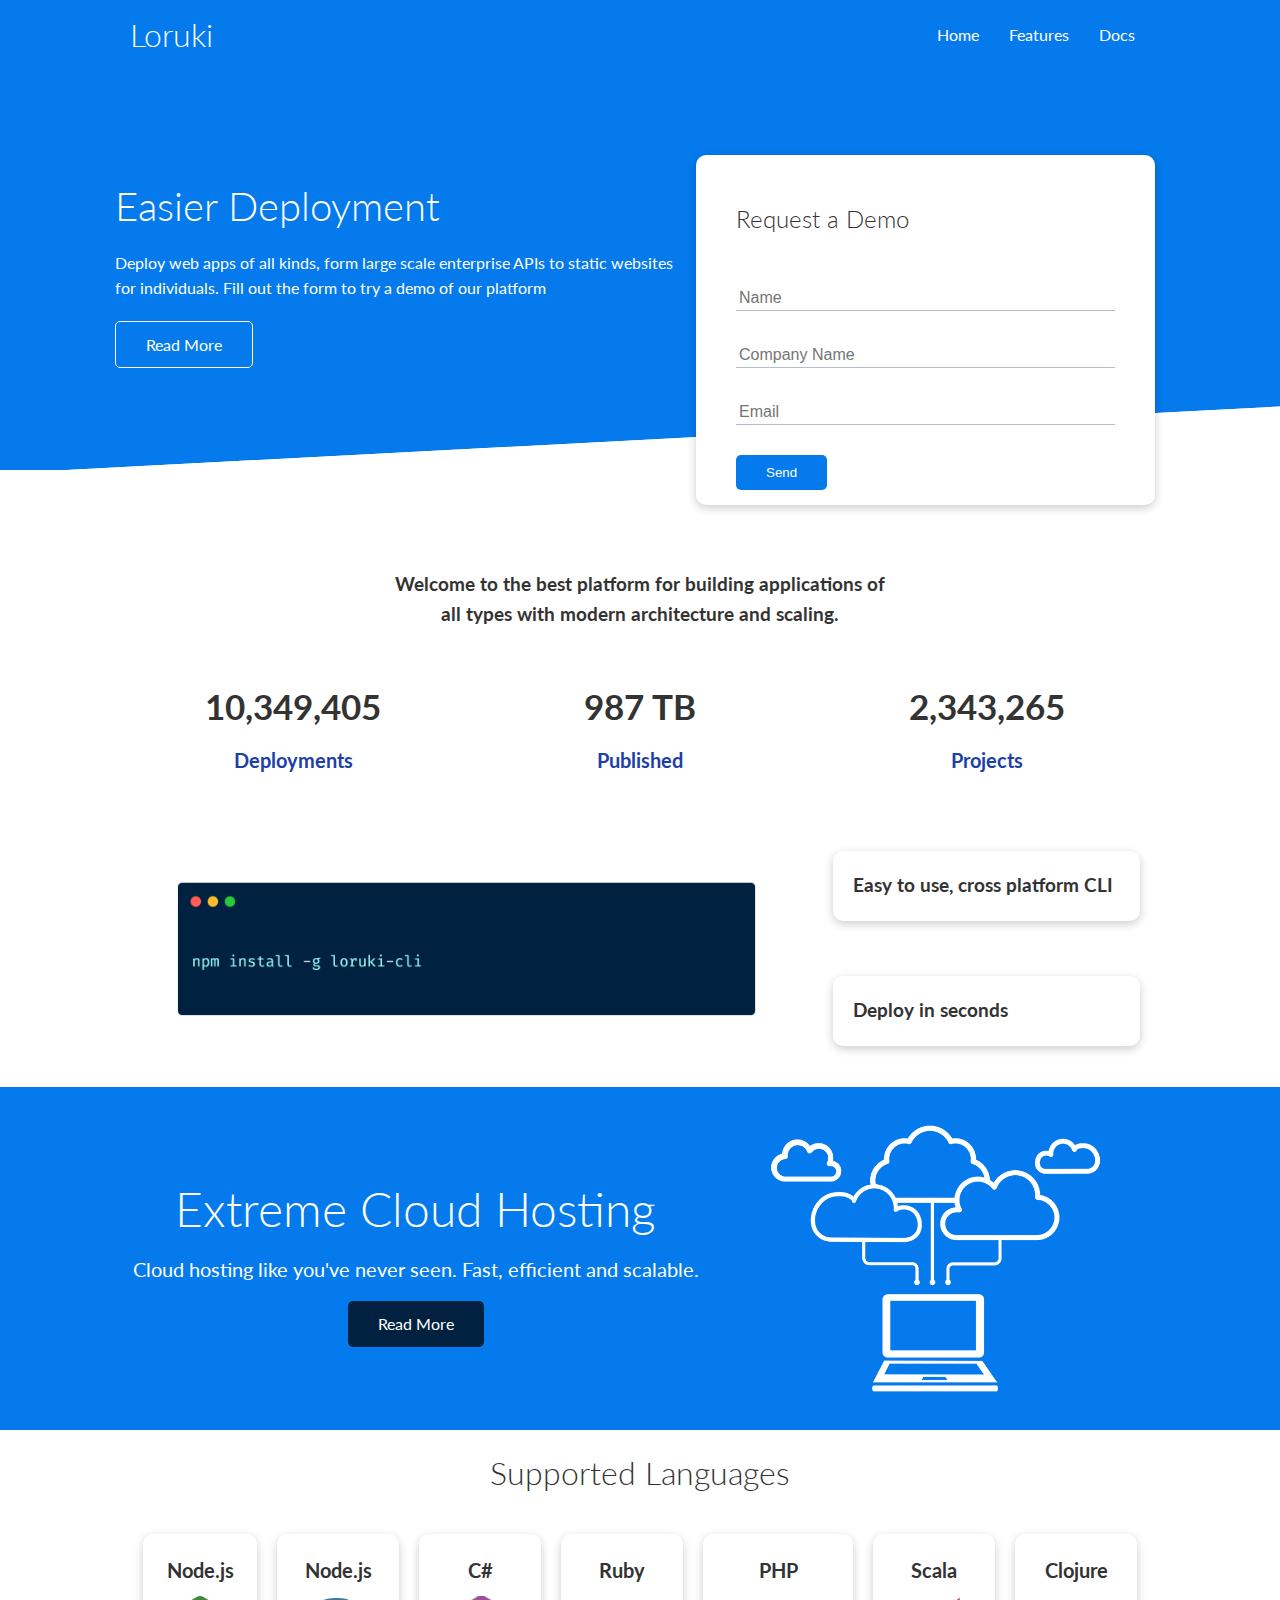
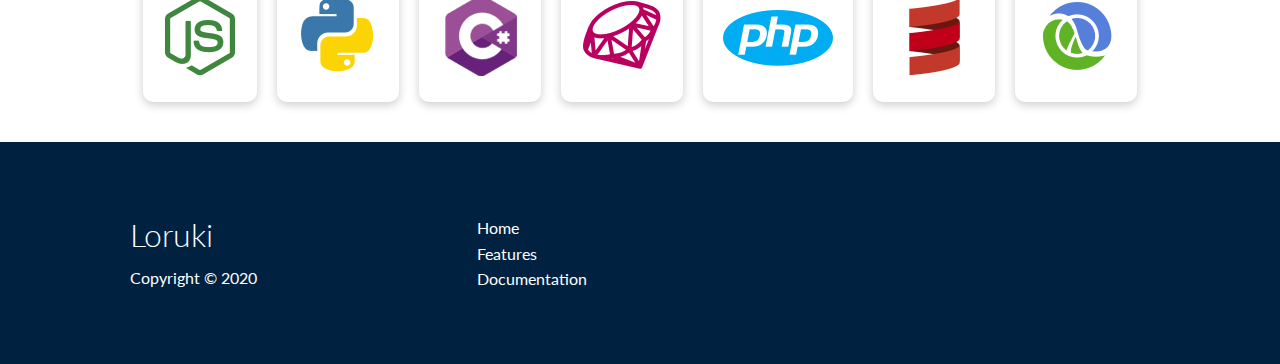
<file: index.html>
<!DOCTYPE html>
<html lang="en">
<head>
  <meta charset="UTF-8">
  <meta name="viewport" content="width=device-width, initial-scale=1.0">
  <link rel="stylesheet" href="css/utilities.css">
  <link rel="stylesheet" href="css/style.css">
  <link rel="stylesheet" href="https://cdnjs.cloudflare.com/ajax/libs/font-awesome/5.15.1/css/all.min.css" integrity="sha512-+4zCK9k+qNFUR5X+cKL9EIR+ZOhtIloNl9GIKS57V1MyNsYpYcUrUeQc9vNfzsWfV28IaLL3i96P9sdNyeRssA==" crossorigin="anonymous" />
  <title>Loruki | Cloud Hosting For Everyone</title>
</head>
<body>
  <div class="navbar">
    <div class="container flex">
      <h1 class="logo">
        Loruki
      </h1>
      <nav>
        <ul>
          <li><a href="index.html">Home</a></li>
          <li><a href="features.html">Features</a></li>
          <li><a href="docs.html">Docs</a></li>
        </ul>
      </nav>
    </div>
  </div>

  <section class="showcase">
    <div class="container grid">
      <div class="showcase-text">
        <h1>Easier Deployment</h1>
        <p>Deploy web apps of all kinds, form large scale enterprise APIs to static websites for individuals. Fill out the form to try a demo of our platform</p>
        <a href="features.html" class="btn btn-outline">Read More</a>
      </div>

      <div class="showcase-form card">
        <h2>Request a Demo</h2>
        <form name="contact" method="POST" netlify-honeypot="bot-field" data-netlify="true">
          <input type="hidden" name="form-name" value="contact">
          <p class="hidden">
            <label>Don’t fill this out if you’re human: <input name="bot-field" /></label>
          </p>
          <div class="form-control">
            <input type="text" name="name" placeholder="Name" required>
          </div>  
          <div class="form-control">
            <input type="text" name="company" placeholder="Company Name" required>
          </div>
          <div class="form-control">
            <input type="text" name="email" placeholder="Email" required>
          </div>
          <input type="submit" value="Send" class="btn btn-primary">
        </form>

    </div>
  </section>

  <!-- Stats -->
  <section class="stats">
    <div class="container">
      <h3 class="stats-heading text-center my-1">
        Welcome to the best platform for building applications of all types with modern architecture and scaling.
      </h3>

      <div class="grid grid-3 text-center my-4">
        <div>
          <i class="fas fa-server fa-3x"></i>
          <h3>10,349,405</h3>
          <p class="text-secondary">Deployments</p>
        </div>
        <div>
          <i class="fas fa-upload fa-3x"></i>
          <h3>987 TB</h3>
          <p class="text-secondary">Published</p>
        </div>
        <div>
          <i class="fas fa-project-diagram fa-3x"></i>
          <h3>2,343,265</h3>
          <p class="text-secondary">Projects</p>
        </div>
      </div>
    </div>
  </section>

  <!-- CLI -->
  <section class="cli">
    <div class="container grid">
      <img src="images/cli.png" alt="ccli">
      <div class="card">
        <h3>Easy to use, cross platform CLI</h3>
      </div>
      <div class="card">
        <h3>Deploy in seconds</h3>
      </div>
    </div>
  </section>

  <!-- Cloud -->
  <section class="cloud bg-primary my-2 py-2">
    <div class="container grid">
      <div class="text-center">
        <h2 class="lg">
          Extreme Cloud Hosting
        </h2>
        <p class="lead my-1">Cloud hosting like you've never seen. Fast, efficient and scalable.</p>
        <a href="features.html" class="btn btn-dark">Read More</a>
      </div>
      <img src="images/cloud.png" alt="cloud">
    </div>
  </section>

  <!-- Languages -->
  <section class="languages">
    <h2 class="md text-center my-2">
      Supported Languages
    </h2>
    <div class="container flex">
      <div class="card">
        <h4>Node.js</h4>
        <img src="images/logos/node.png" alt="node">
      </div>
      <div class="card">
        <h4>Node.js</h4>
        <img src="images/logos/python.png" alt="python">
      </div>
      <div class="card">
        <h4>C#</h4>
        <img src="images/logos/csharp.png" alt="c#">
      </div>
      <div class="card">
        <h4>Ruby</h4>
        <img src="images/logos/ruby.png" alt="ruby">
      </div>
      <div class="card">
        <h4>PHP</h4>
        <img src="images/logos/php.png" alt="php">
      </div>
      <div class="card">
        <h4>Scala</h4>
        <img src="images/logos/scala.png" alt="scala">
      </div>
      <div class="card">
        <h4>Clojure</h4>
        <img src="images/logos/clojure.png" alt="clojure">
      </div>
    </div>
  </section>

  <!-- Footer -->
  <footer class="footer bg-dark py-5">
    <div class="container grid grid-3">
      <div>
        <h1>Loruki</h1>
        <p>Copyright &copy; 2020</p>
      </div>
      <nav>
        <ul>
          <li><a href="index.html">Home</a></li>
          <li><a href="features.html">Features</a></li>
          <li><a href="docs.html">Documentation</a></li>
        </ul>
      </nav>
      <div class="social">
        <a href="#"><i class="fab fa-github fa-2x"></i></a>
        <a href="#"><i class="fab fa-facebook fa-2x"></i></a>
        <a href="#"><i class="fab fa-instagram fa-2x"></i></a>
        <a href="#"><i class="fab fa-twitter fa-2x"></i></a>
      </div>
    </div>
  </footer>
</body>
</html>
</file>
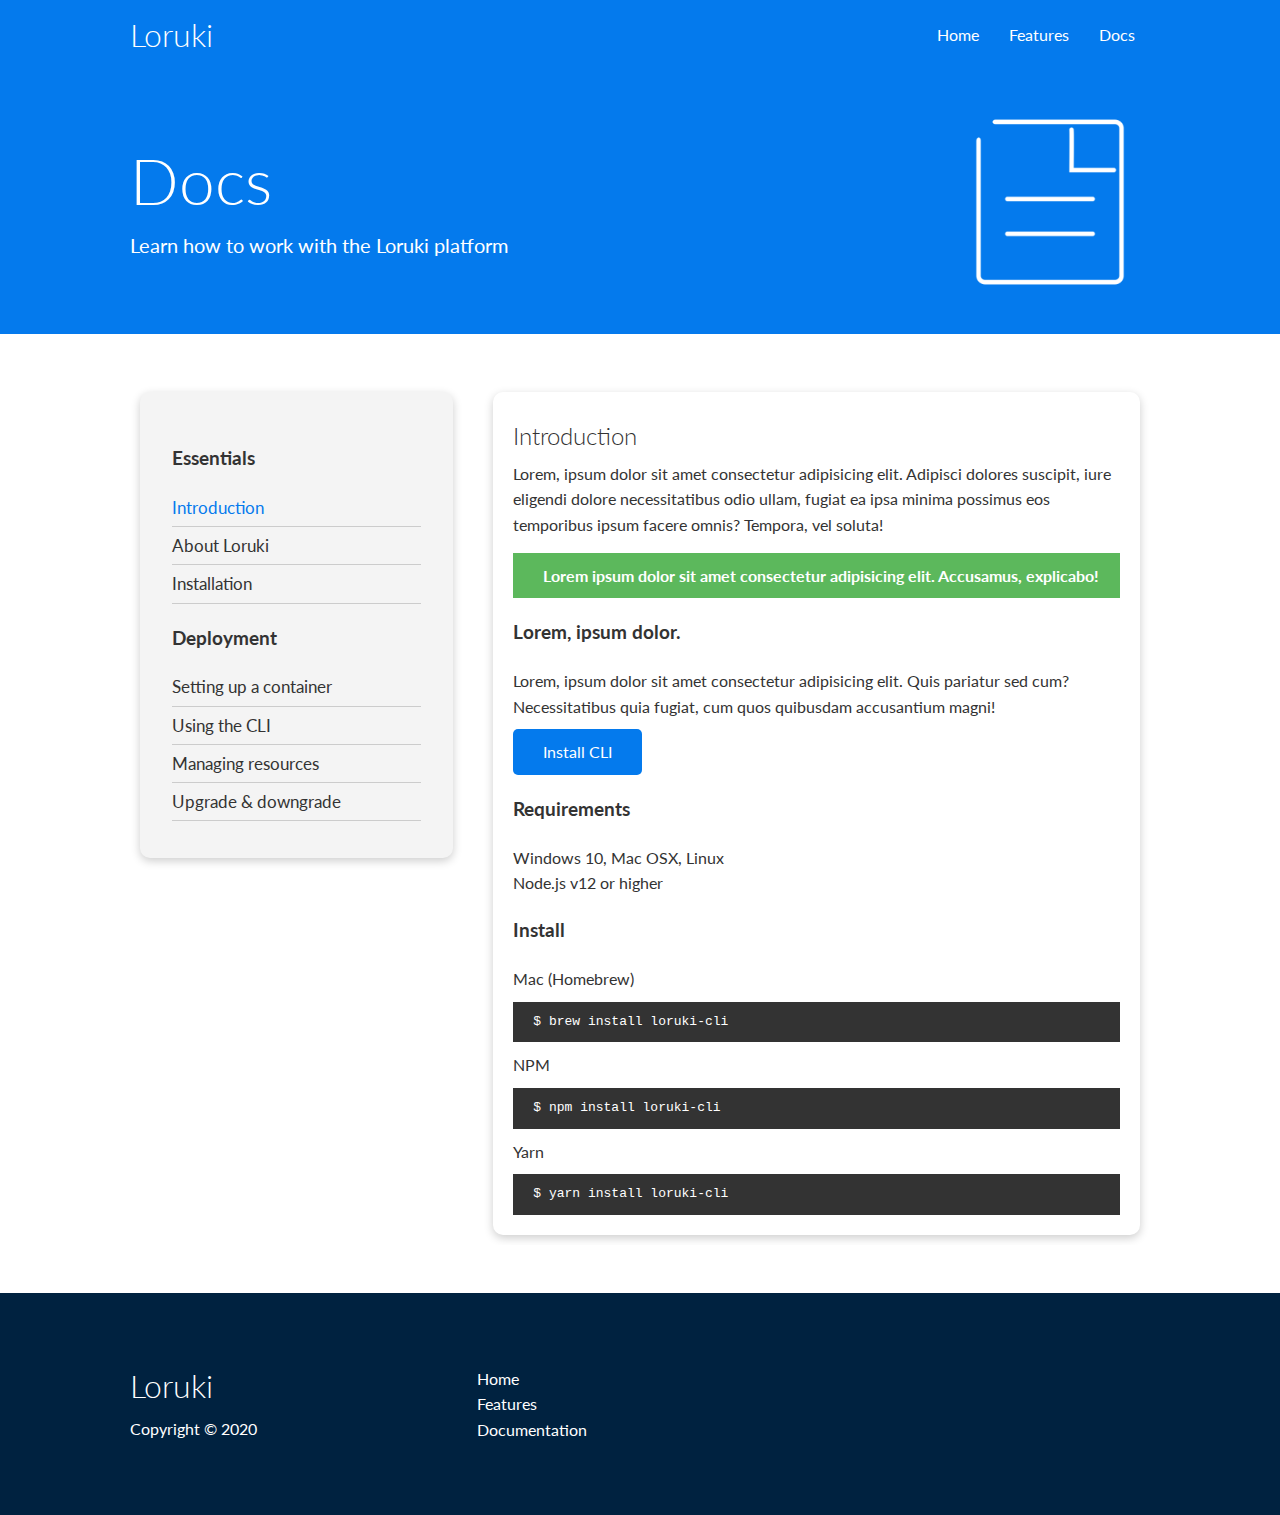
<file: docs.html>
<!DOCTYPE html>
<html lang="en">
<head>
  <meta charset="UTF-8">
  <meta name="viewport" content="width=device-width, initial-scale=1.0">
  <link rel="stylesheet" href="css/utilities.css">
  <link rel="stylesheet" href="css/style.css">
  <link rel="stylesheet" href="https://cdnjs.cloudflare.com/ajax/libs/font-awesome/5.15.1/css/all.min.css" integrity="sha512-+4zCK9k+qNFUR5X+cKL9EIR+ZOhtIloNl9GIKS57V1MyNsYpYcUrUeQc9vNfzsWfV28IaLL3i96P9sdNyeRssA==" crossorigin="anonymous" />
  <title>Loruki | Cloud Hosting For Everyone</title>
</head>
<body>

  <!-- Navbar -->     
  <div class="navbar">
    <div class="container flex">
      <h1 class="logo">
        Loruki
      </h1>
      <nav>
        <ul>
          <li><a href="index.html">Home</a></li>
          <li><a href="features.html">Features</a></li>
          <li><a href="docs.html">Docs</a></li>
        </ul>
      </nav>
    </div>
  </div>

  <!-- Head -->
  <section class="docs-head bg-primary py-3">
         <div class="container grid">
                <div>
                       <h1 class="xl">Docs</h1>
                       <p class="lead">Learn how to work with the Loruki platform</p>
                </div>
                <img src="images/docs.png" alt="server">
         </div>
  </section>

  <!-- Docs main -->
  <section class="docs-main my-4">
         <div class="container grid">
              <div class="card bg-light p-3">
                     <h3 class="my-2">Essentials</h3>
                     <nav>
                            <ul>
                                   <li><a href="#" class="text-primary">Introduction</a></li>
                                   <li><a href="#">About Loruki</a></li>
                                   <li><a href="#">Installation</a></li>
                            </ul>
                     </nav>

                     <h3 class="my-2">Deployment</h3>
                     <nav>
                            <ul>
                                   <li><a href="#">Setting up a container</a></li>
                                   <li><a href="#">Using the CLI</a></li>
                                   <li><a href="#">Managing resources</a></li>
                                   <li><a href="#">Upgrade & downgrade</a></li>
                            </ul>
                     </nav>
              </div>
              <div class="card">
                     <h2>Introduction</h2>
                     <p>Lorem, ipsum dolor sit amet consectetur adipisicing elit. Adipisci dolores suscipit, iure eligendi dolore necessitatibus odio ullam, fugiat ea ipsa minima possimus eos temporibus ipsum facere omnis? Tempora, vel soluta!</p>

                     <div class="alert alert-success">
                            <i class="fas fa-info"></i> Lorem ipsum dolor sit amet consectetur adipisicing elit. Accusamus, explicabo!
                     </div>

                     <h3>Lorem, ipsum dolor.</h3>
                     <p>Lorem, ipsum dolor sit amet consectetur adipisicing elit. Quis pariatur sed cum? Necessitatibus quia fugiat, cum quos quibusdam accusantium magni!</p>
                     <a href="#" class="btn btn-primary">Install CLI</a>

                     <h3>Requirements</h3>
                     <ul>
                            <li>Windows 10, Mac OSX, Linux</li>
                            <li>Node.js v12 or higher</li>
                     </ul>

                     <h3>Install</h3>
                     <p>Mac (Homebrew)</p>
                     <pre><code>$ brew install loruki-cli</code></pre>
                     <p>NPM</p>
                     <pre><code>$ npm install loruki-cli</code></pre>
                     <p>Yarn</p>
                     <pre><code>$ yarn install loruki-cli</code></pre>
              </div>
         </div>
  </section>

  <!-- Footer -->
  <footer class="footer bg-dark py-5">
    <div class="container grid grid-3">
      <div>
        <h1>Loruki</h1>
        <p>Copyright &copy; 2020</p>
      </div>
      <nav>
        <ul>
          <li><a href="index.html">Home</a></li>
          <li><a href="features.html">Features</a></li>
          <li><a href="docs.html">Documentation</a></li>
        </ul>
      </nav>
      <div class="social">
        <a href="#"><i class="fab fa-github fa-2x"></i></a>
        <a href="#"><i class="fab fa-facebook fa-2x"></i></a>
        <a href="#"><i class="fab fa-instagram fa-2x"></i></a>
        <a href="#"><i class="fab fa-twitter fa-2x"></i></a>
      </div>
    </div>
  </footer>
</body>
</html>
</file>
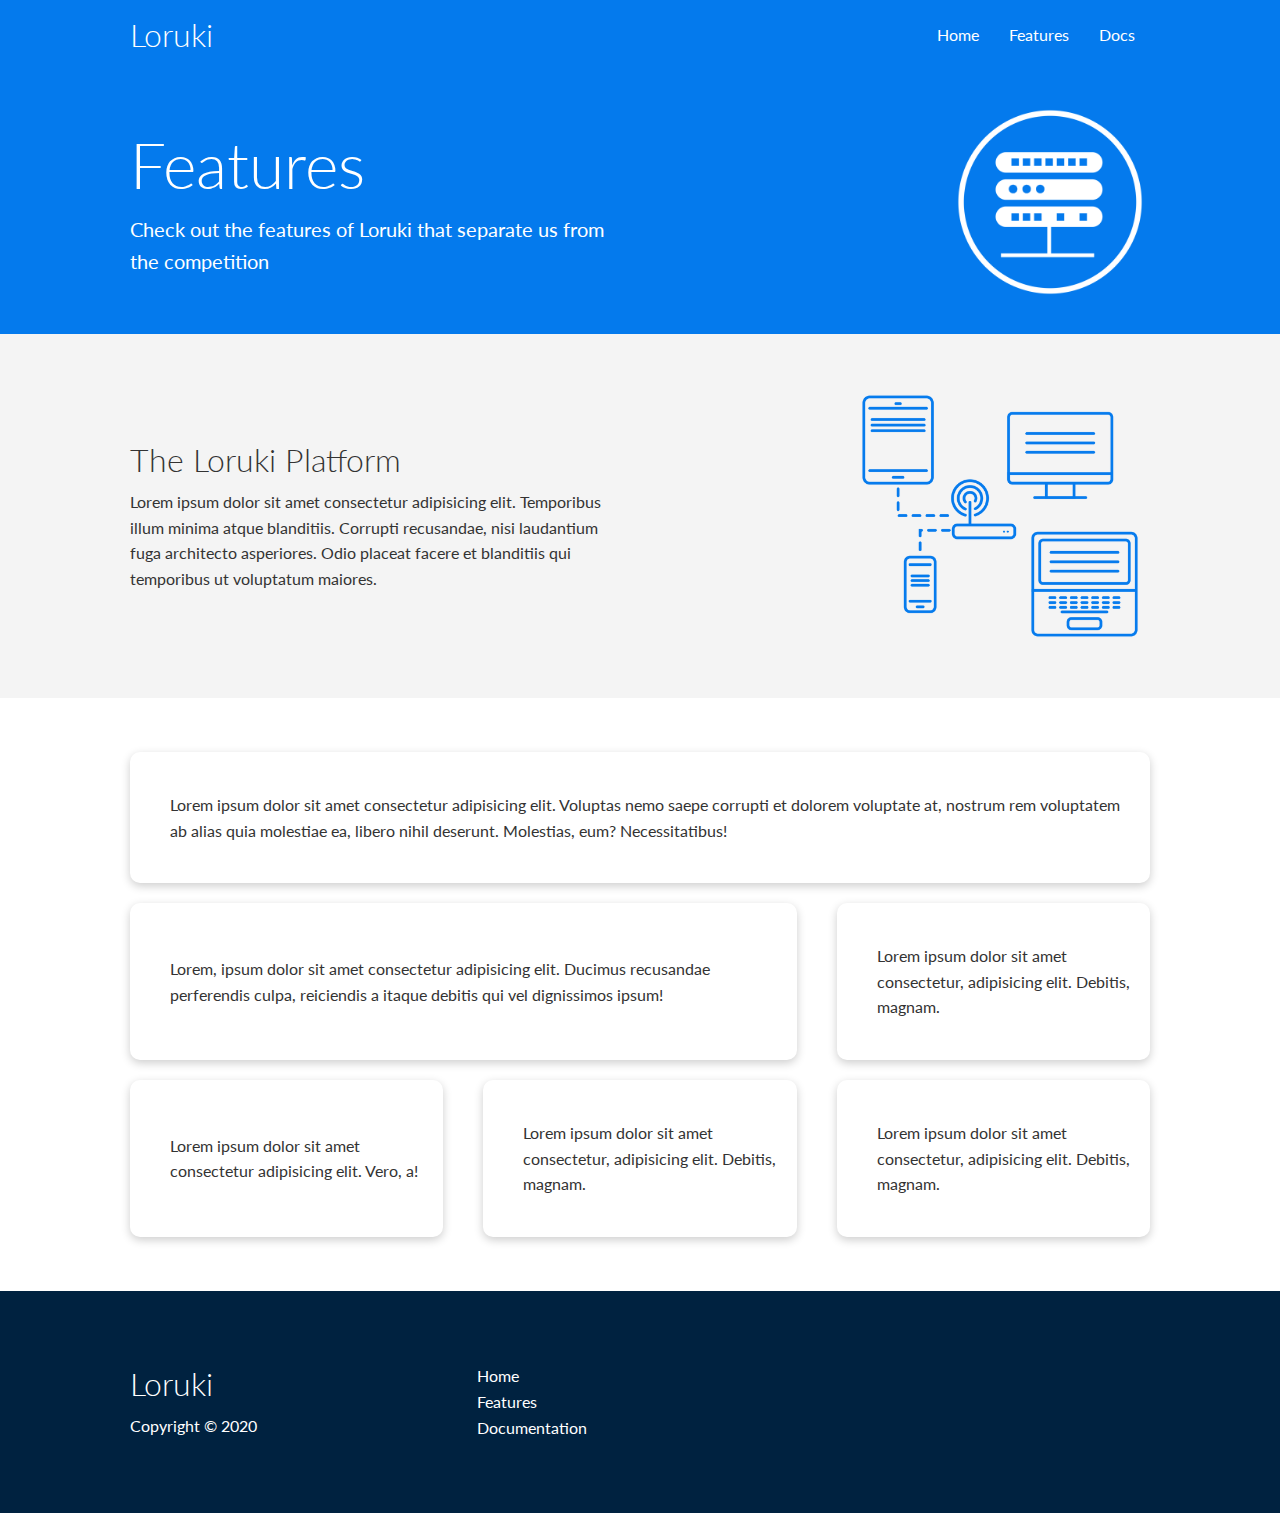
<file: features.html>
<!DOCTYPE html>
<html lang="en">
<head>
  <meta charset="UTF-8">
  <meta name="viewport" content="width=device-width, initial-scale=1.0">
  <link rel="stylesheet" href="css/utilities.css">
  <link rel="stylesheet" href="css/style.css">
  <link rel="stylesheet" href="https://cdnjs.cloudflare.com/ajax/libs/font-awesome/5.15.1/css/all.min.css" integrity="sha512-+4zCK9k+qNFUR5X+cKL9EIR+ZOhtIloNl9GIKS57V1MyNsYpYcUrUeQc9vNfzsWfV28IaLL3i96P9sdNyeRssA==" crossorigin="anonymous" />
  <title>Loruki | Cloud Hosting For Everyone</title>
</head>
<body>

  <!-- Navbar -->     
  <div class="navbar">
    <div class="container flex">
      <h1 class="logo">
        Loruki
      </h1>
      <nav>
        <ul>
          <li><a href="index.html">Home</a></li>
          <li><a href="features.html">Features</a></li>
          <li><a href="docs.html">Docs</a></li>
        </ul>
      </nav>
    </div>
  </div>

  <!-- Head -->
  <section class="features-head bg-primary py-3">
         <div class="container grid">
                <div>
                       <h1 class="xl">Features</h1>
                       <p class="lead">Check out the features of Loruki that separate us from the competition</p>
                </div>
                <img src="images/server.png" alt="server">
         </div>
  </section>

  <!-- Sub head -->
  <section class="features-sub-head bg-light py-3">
         <div class="container grid">     
              <div>
                     <h1 class="md">The Loruki Platform</h1>
                     <p>Lorem ipsum dolor sit amet consectetur adipisicing elit. Temporibus illum minima atque blanditiis. Corrupti recusandae, nisi laudantium fuga architecto asperiores. Odio placeat facere et blanditiis qui temporibus ut voluptatum maiores.</p>
              </div>
              <img src="images/server2.png" alt="server2">
         </div>
  </section>

  <!-- Main part? -->

  <section class="features-main my-2">
       <div class="container grid grid-3">
              <div class="card flex">
                     <i class="fas fa-server fa-3x"></i>
                     <p>Lorem ipsum dolor sit amet consectetur adipisicing elit. Voluptas nemo saepe corrupti et dolorem voluptate at, nostrum rem voluptatem ab alias quia molestiae ea, libero nihil deserunt. Molestias, eum? Necessitatibus!</p>
              </div>
              <div class="card flex">
                     <i class="fas fa-network-wired fa-3x"></i>
                     <p>
                         Lorem, ipsum dolor sit amet consectetur adipisicing elit. Ducimus
                         recusandae perferendis culpa, reiciendis a itaque debitis qui vel
                         dignissimos ipsum!
                     </p>
              </div>
              <div class="card flex">
                     <i class="fas fa-laptop-code fa-3x"></i>
                     <p>
                         Lorem ipsum dolor sit amet consectetur, adipisicing elit. Debitis,
                         magnam.
                     </p>
              </div>
              <div class="card flex">
                     <i class="fas fa-database fa-3x"></i>
                     <p>
                         Lorem ipsum dolor sit amet consectetur adipisicing elit. Vero, a!
                     </p>
              </div>
              <div class="card flex">
                     <i class="fas fa-power-off fa-3x"></i>
                     <p>
                         Lorem ipsum dolor sit amet consectetur, adipisicing elit. Debitis,
                         magnam.
                     </p>
              </div>
              <div class="card flex">
                     <i class="fas fa-upload fa-3x"></i>
                     <p>
                         Lorem ipsum dolor sit amet consectetur, adipisicing elit. Debitis,
                         magnam.
                     </p>
              </div>
       </div>
  </section>

  <!-- Footer -->
  <footer class="footer bg-dark py-5">
    <div class="container grid grid-3">
      <div>
        <h1>Loruki</h1>
        <p>Copyright &copy; 2020</p>
      </div>
      <nav>
        <ul>
          <li><a href="index.html">Home</a></li>
          <li><a href="features.html">Features</a></li>
          <li><a href="docs.html">Documentation</a></li>
        </ul>
      </nav>
      <div class="social">
        <a href="#"><i class="fab fa-github fa-2x"></i></a>
        <a href="#"><i class="fab fa-facebook fa-2x"></i></a>
        <a href="#"><i class="fab fa-instagram fa-2x"></i></a>
        <a href="#"><i class="fab fa-twitter fa-2x"></i></a>
      </div>
    </div>
  </footer>
</body>
</html>
</file>
<file: css/utilities.css>
/* Utilities */
.container {
  max-width: 1100px;
  margin: 0 auto;
  overflow: auto;
  padding: 0 40px;
}

.card {
  background-color: #fff;
  color: #333;
  border-radius: 10px;
  box-shadow: 0 3px 10px rgba(0,0,0,0.2);
  padding: 20px;
  margin: 10px;
}

.btn {
  display: inline-block;
  padding: 10px 30px;
  cursor: pointer;
  background: var(--primary-color);
  color: #fff;
  border: none;
  border-radius: 5px;
}

.btn-outline {
  background-color: transparent;
  border: 1px #fff solid;
}

.btn:hover {
  transform: scale(0.98);
  transition: 0.2s;
}

/* Backgrounds & colored buttons */
.bg-primary, 
.btn-primary {
  background-color: var(--primary-color);
  color: #fff;
}

.bg-secondary, 
.btn-secondary {
  background-color: var(--secondary-color);
  color: #fff;
}

.bg-dark, 
.btn-dark {
  background-color: var(--dark-color);
  color: #fff;
}

.bg-light, 
.btn-light {
  background-color: var(--light-color);
  color: #333;
}

.bg-primary a, 
.btn-primary a,
.bg-secondary a, 
.btn-secondary a,
.bg-dark a, 
.btn-dark a {
  color: #fff;
}

/* Text colors */
.text-primary {
  color: var(--primary-color);
}

.text-secondary {
  color: var(--secondary-color);
}

.text-dark {
  color: var(--dark-color);
}

.text-light {
  color: var(--light-color);
}

/* Text sizes */
.lead {
  font-size: 20px;

}

.sm {
  font-size: 1rem;
}

.md {
  font-size: 2rem;
}

.lg {
  font-size: 3rem;
}

.xl {
  font-size: 4rem;
}

.text-center {
  text-align: center;
}

/* Alert */
.alert {
  background-color: var(--light-color);
  padding: 10px 20px;
  font-weight: bold;
  margin: 15px 0;
}

.alert i {
  margin-right: 10px;
}

.alert-success {
  background-color: var(--success-color);
  color: #fff;
}

.alert-error {
  background-color: var(--error-color);
  color: #fff;
}

.flex {
  display: flex;
  justify-content: center;
  align-items: center;
  height: 100%;
}

.grid {
  display: grid;
  grid-template-columns: repeat(2, 1fr);
  gap: 20px;
  justify-content: center;
  align-items: center;
  height: 100%;
}

.grid-3 {
  grid-template-columns: repeat(3, 1fr);
}

/* Margin */
.my-1 {
  margin: 1rem 0;
}
.my-2 {
  margin: 1.5rem 0;
}
.my-3 {
  margin: 2rem 0;
}
.my-4 {
  margin: 3rem 0;
}
.my-5 {
  margin: 4rem 0;
}

.m-1 {
  margin: 1rem;
}
.m-2 {
  margin: 1.5rem;
}
.m-3 {
  margin: 2rem;
}
.m-4 {
  margin: 3rem;
}
.m-5 {
  margin: 4rem;
}

/* Padding */

.py-1 {
  padding: 1rem 0;
}
.py-2 {
  padding: 1.5rem 0;
}
.py-3 {
  padding: 2rem 0;
}
.py-4 {
  padding: 3rem 0;
}
.py-5 {
  padding: 4rem 0;
}


.p-1 {
  padding: 1rem;
}
.p-2 {
  padding: 1.5rem;
}
.p-3 {
  padding: 2rem;
}
.p-4 {
  padding: 3rem;
}
.p-5 {
  padding: 4rem;
}
</file>
<file: css/style.css>
@import url('https://fonts.googleapis.com/css2?family=Lato:wght@300&display=swap');

:root {
  --primary-color: #047aed;
  --secondary-color: #1c3fa8;
  --dark-color: #002240;
  --light-color: #f4f4f4;
  --success-color: #5cb85c;
  --error-color: #d9534f;
}

* {
  box-sizing: border-box;
  margin: 0;
  padding: 0;
}

body {
  font-family: 'Lato', sans-serif;
  color: #333;
  line-height: 1.6;
}

ul {
  list-style-type: none;
}

a {
  text-decoration: none;
  color: #333;
}

h1,
h2 {
  font-weight: 300;
  line-height: 1.2;
  margin: 10px 0;
}

p {
  margin: 10px 0;
}

img {
  width: 100%;
}

code, pre {
  background-color: #333;
  color: #fff;
  padding: 10px;
}

.hidden {
  visibility: hidden;
  height: 0;
}

/* Navbar */
.navbar {
  background-color: var(--primary-color);
  color: #fff;
  height: 70px;
}

.navbar ul {
  display: flex;
}

.navbar a {
  color: #fff;
  padding: 10px;
  margin: 0 5px;

}

.navbar a:hover {
  border-bottom: 2px #fff solid;
  transition: 0.1s;
}

.navbar .flex {
  justify-content: space-between;
}

/* Showcase */
.showcase {
  height: 400px;
  background-color: var(--primary-color);
  color: #fff;
  position: relative;
}

.showcase h1 {
  font-size: 40px;
}

.showcase p {
  margin: 20px 0;
}

.showcase .grid {
  overflow: visible;
  grid-template-columns: 55% 45%;
  gap: 30px;
}

.showcase-text {
  animation: slideInFromLeft 1s ease-in;
}

.showcase-form {
  position: relative;
  top: 60px;
  height: 350px;
  width: 100%;
  padding: 40px;
  z-index: 100;
  justify-self: flex-end;
  animation: slideInFromRight 1s ease-in;
}

.showcase-form .form-control {
  margin: 30px 0;
}

.showcase-form input[type="text"], 
.showcase-form input[type="email"] {
  border: 0;
  border-bottom: 1px solid #b4becb;
  width: 100%;
  padding: 3px;
  font-size: 16px;
}

.showcase-form input:focus {
  outline: none;
}

.showcase::before, 
.showcase::after {
  content: '';
  position: absolute;
  height: 100px;
  bottom: -70px;
  right: 0;
  left: 0;
  background-color: #fff;
  transform: skewY(-3deg);
  -webkit-transform: skewY(-3deg);
  -moz-transform: skewY(-3deg);
  -ms-transform: skewY(-3deg);
}

/* Stats */
.stats {
  padding-top: 100px;
  animation: slideInFromBottom 1s ease-in;
}

.stats-heading {
  max-width: 500px;
  margin: auto;
}

.stats .grid h3 {
  font-size: 35px;
}

.stats .grid p {
  font-size: 20px;
  font-weight: bold;
}


/* cli */
.cli .grid {
  grid-template-columns: repeat(3, 1fr);
  grid-template-rows: repeat(2, 1fr);
}


.cli .grid > *:first-child {
  grid-column: 1 / span 2;
  grid-row: 1 / span 2;
}

/* Cloud */
.cloud .grid {
  grid-template-columns: 4fr 3fr;
}

/* Languages */
.languages .flex {
  flex-wrap: wrap;
}

.languages .card {
  text-align: center;
  margin: 18px 10px 40px;
  transition: transform 0.2s ease-in;
}

.languages .card h4 {
  font-size: 20px;
  margin-bottom: 10px;
}

.languages .card:hover {
  transform: translateY(-15px)
}

/* Features */
.features-head img,
.docs-head img {
  width: 200px;
  justify-self: flex-end;
}

.features-sub-head img {
  width: 300px;
  justify-self: flex-end;
}

.features-main .card > i {
  margin-right: 20px;
}

.features-main .grid {
  padding: 30px;
}

.features-main .grid > *:first-child {
  grid-column: 1 / span 3;
}

.features-main .grid > *:nth-child(2) {
  grid-column: 1 / span 2;
}

/* Docs */
.docs-main h3 {
  margin: 20px 0;
}

.docs-main .grid {
  grid-template-columns: 1fr 2fr;
  align-items: flex-start;
}

.docs-main nav li {
  font-size: 17px;
  padding-bottom: 5px;
  margin-bottom: 5px;
  border-bottom: 1px #ccc solid;
}

.docs-main a:hover {
  font-weight: bold;
}

/* Footer */
.footer .social a {
  margin: 0 10px;
}

/* Animations */
@keyframes slideInFromLeft {
  0% {
    transform: translateX(-100%);
  }
  100% {
    transform: translateX(0);
  }
}

@keyframes slideInFromRight {
  0% {
    transform: translateX(100%);
  }
  100% {
    transform: translateX(0);
  }
}

@keyframes slideInFromTop {
  0% {
    transform: translateY(-100%);
  }
  100% {
    transform: translateY(0);
  }
}

@keyframes slideInFromBottom {
  0% {
    transform: translateY(100%);
  }
  100% {
    transform: translateY(0);
  }
}

/* Tablets and under */

@media(max-width: 768px) {
  .grid,
  .showcase .grid,
  .stats .grid, 
  .cli .grid,
  .cloud .grid,
  .features-main .grid,
  .docs-main .grid {
    grid-template-columns: 1fr;
    grid-template-rows: 1fr;
  }

  .showcase {
    height: auto;
  }

  .showcase-text {
    text-align: center;
    margin-top: 40px;
  }

  .showcase-form {
    justify-self: center;
    margin: auto;
  }

  .cli .grid > *:first-child {
    grid-column: 1;
    grid-row: 1;
  }

  .features-head,
  .features-sub-head,
  .docs-head {
    text-align: center;
  }

  .features-head img,
  .features-sub-head img,
  .docs-head img{
    justify-self: center;
  }

  .features-main .grid > *:first-child,
  .features-main .grid > *:nth-child(2) {
    grid-column: 1;
  }
}


/* Mobile */
@media(max-width: 500px) {
  .navbar {
    height: 110px;
  }
  
  .navbar .flex {
    flex-direction: column;
  }

  .navbar ul {
    padding: 10px;
    background-color: rgba(0, 0, 0, 0.1);
  }
}
</file>
